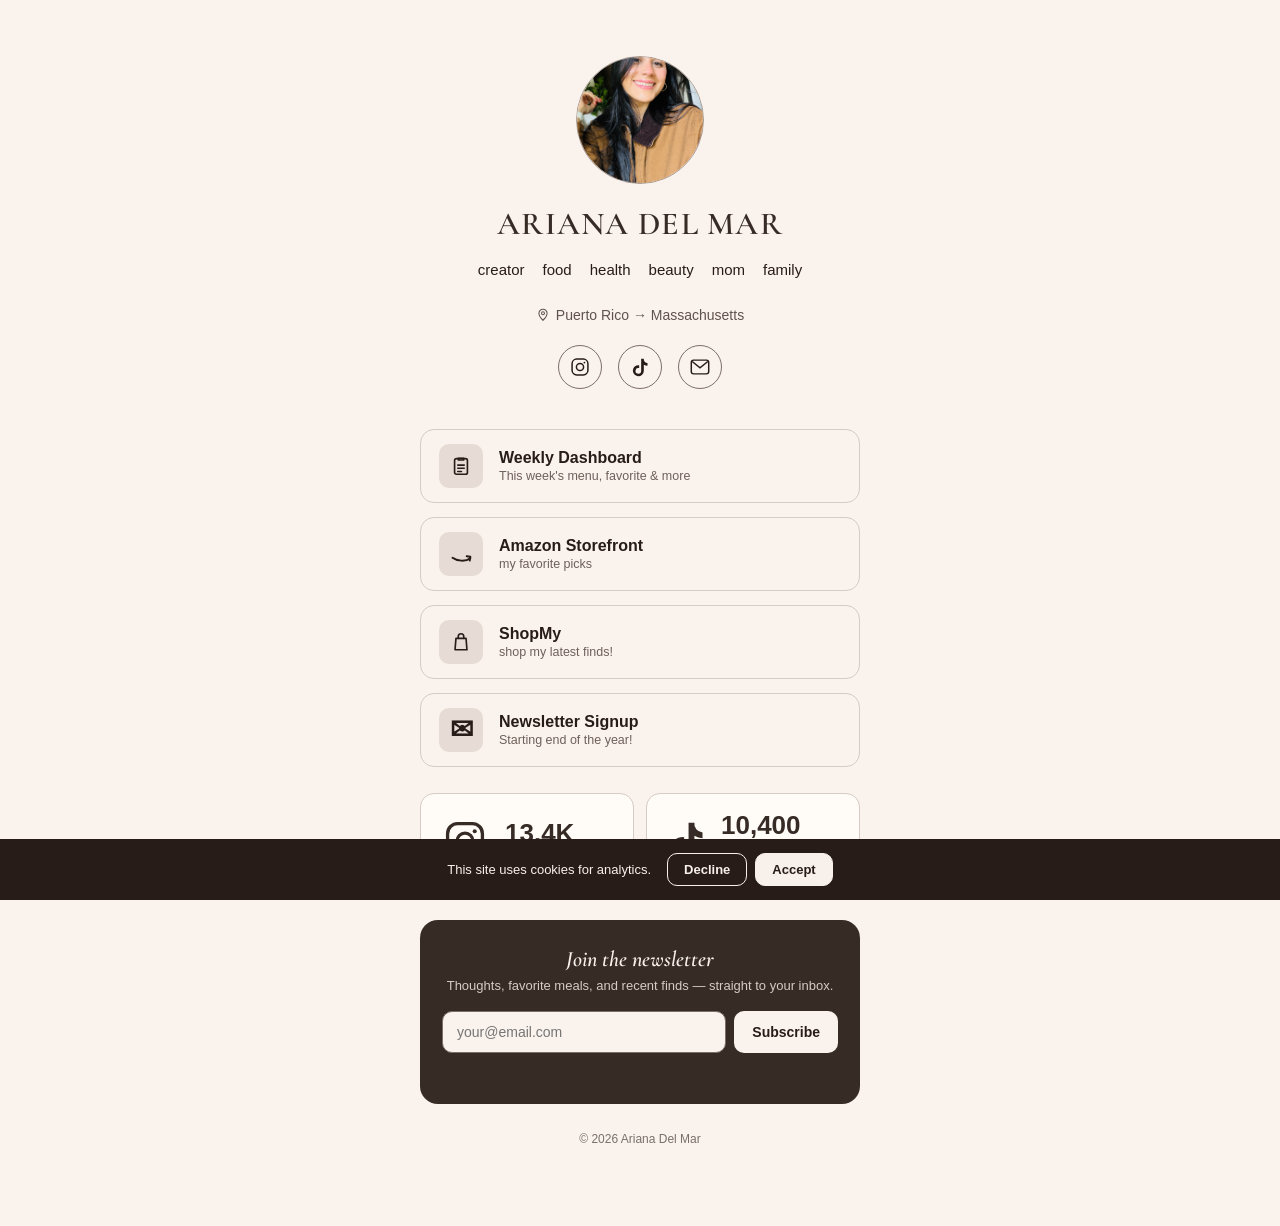
<file: index.html>
<!DOCTYPE html>
<html lang="en">
<head>
<meta charset="utf-8">
<meta name="viewport" content="width=device-width, initial-scale=1">
<title>Ariana Del Mar</title>
<meta name="description" content="Ariana Del Mar — creator, food, health, beauty, mom, family. Links to my favorite picks and current offers.">
<link rel="preconnect" href="https://fonts.googleapis.com">
<link rel="preconnect" href="https://fonts.gstatic.com" crossorigin>
<link href="https://fonts.googleapis.com/css2?family=Cormorant+Garamond:ital,wght@0,500;0,600;1,500;1,600&family=Helvetica+Neue:wght@400;500;700&display=swap" rel="stylesheet">
<link rel="stylesheet" href="assets/style.css">

<!-- Google tag (gtag.js) -->
<script>
  window.dataLayer = window.dataLayer || [];
  function gtag(){dataLayer.push(arguments);}
  // Default: no analytics storage until the visitor accepts (see assets/consent.js).
  gtag('consent', 'default', { 'analytics_storage': 'denied' });
</script>
<script async src="https://www.googletagmanager.com/gtag/js?id=G-CNKJFL7KJE"></script>
<script>
  gtag('js', new Date());
  gtag('config', 'G-CNKJFL7KJE');
</script>
</head>
<body>
<div class="page">
  <div class="container">

    <!-- Photo -->
    <div class="avatar">
      <img src="assets/profile.jpg" alt="Ariana Del Mar">
    </div>

    <!-- Name -->
    <h1 class="name">Ariana Del Mar</h1>

    <!-- Tags -->
    <ul class="tags">
      <li>creator</li>
      <li>food</li>
      <li>health</li>
      <li>beauty</li>
      <li>mom</li>
      <li>family</li>
    </ul>

    <!-- Location -->
    <div class="location">
      <svg width="14" height="14" viewBox="0 0 24 24" fill="none" stroke="oklch(45% 0.02 40)" stroke-width="1.8" aria-hidden="true"><path d="M12 21s7-6.5 7-12a7 7 0 1 0-14 0c0 5.5 7 12 7 12z"></path><circle cx="12" cy="9" r="2.5"></circle></svg>
      <span>Puerto Rico &rarr; Massachusetts</span>
    </div>

    <!-- Socials -->
    <div class="socials">
      <a class="social-btn" href="https://www.instagram.com/arianadelmar24" target="_blank" rel="noopener" aria-label="Instagram">
        <svg width="20" height="20" viewBox="0 0 24 24" fill="none" stroke="oklch(24% 0.02 40)" stroke-width="1.8" aria-hidden="true"><rect x="2.5" y="2.5" width="19" height="19" rx="5.5"/><circle cx="12" cy="12" r="4.3"/><circle cx="17.3" cy="6.7" r="1.1" fill="oklch(24% 0.02 40)" stroke="none"/></svg>
      </a>
      <a class="social-btn" href="https://www.tiktok.com/@arianaadelmar" target="_blank" rel="noopener" aria-label="TikTok">
        <svg width="20" height="20" viewBox="0 0 24 24" fill="oklch(24% 0.02 40)" aria-hidden="true"><path d="M16.6 2h-3.2v14.6a3.4 3.4 0 1 1-2.4-3.26V9.9a6.6 6.6 0 1 0 5.6 6.5V9.2a7.9 7.9 0 0 0 4.4 1.34V7.3A4.6 4.6 0 0 1 16.6 2z"/></svg>
      </a>
      <a class="social-btn" href="mailto:hello@arimar.me" aria-label="Email">
        <svg width="22" height="22" viewBox="0 0 24 24" fill="none" stroke="oklch(24% 0.02 40)" stroke-width="1.6" aria-hidden="true"><rect x="2.5" y="4.5" width="19" height="15" rx="2.5"/><path d="M3.5 6l8.5 7 8.5-7"/></svg>
      </a>
    </div>

    <!-- Links -->
    <ul class="links">

      <!--
        Active Promotion — currently no live promo, so this row is omitted.
        To turn it on: uncomment the <li> below, replace href="#" with the
        real promo URL, and swap the subtitle copy for the real promo text.

      <li>
        <a class="link-row is-promo" href="#" target="_self">
          <span class="link-icon">&#9733;</span>
          <span class="link-text">
            <span class="link-title">Active Promotion</span>
            <span class="link-subtitle">stub — link to current promo</span>
          </span>
        </a>
      </li>
      -->

      <li>
        <a class="link-row" href="dashboard.html" target="_self">
          <span class="link-icon">
            <svg width="22" height="22" viewBox="0 0 24 24" fill="none" stroke="currentColor" stroke-width="1.8" stroke-linecap="round" stroke-linejoin="round" aria-hidden="true">
              <rect x="5" y="4" width="14" height="17" rx="2"></rect>
              <path d="M9 3.5h6v2H9z"></path>
              <path d="M8.5 11h7M8.5 14.5h7M8.5 18h4"></path>
            </svg>
          </span>
          <span class="link-text">
            <span class="link-title">Weekly Dashboard</span>
            <span class="link-subtitle">This week's menu, favorite &amp; more</span>
          </span>
        </a>
      </li>

      <li>
        <a class="link-row" href="https://a.co/d/09SaV4Wx" target="_blank" rel="noopener">
          <span class="link-icon">
            <svg width="24" height="24" viewBox="0 0 24 24" fill="none" stroke="currentColor" stroke-width="2" stroke-linecap="round" stroke-linejoin="round" aria-hidden="true">
              <path d="M3.5 15.8c4.3 3.3 13.2 4.1 17.8.4"></path>
              <path d="M17.7 14.2l3.6.6-.6 3.7"></path>
            </svg>
          </span>
          <span class="link-text">
            <span class="link-title">Amazon Storefront</span>
            <span class="link-subtitle">my favorite picks</span>
          </span>
        </a>
      </li>

      <li>
        <a class="link-row" href="https://shopmy.us/shop/arianadelmar?Section_id=2299778&amp;tab=collections" target="_blank" rel="noopener">
          <span class="link-icon">
            <svg width="22" height="22" viewBox="0 0 24 24" fill="none" stroke="currentColor" stroke-width="1.8" stroke-linecap="round" stroke-linejoin="round" aria-hidden="true">
              <path d="M9 8V6a3 3 0 0 1 6 0v2"></path>
              <path d="M6.5 8h11l1 12.5h-13z"></path>
            </svg>
          </span>
          <span class="link-text">
            <span class="link-title">ShopMy</span>
            <span class="link-subtitle">shop my latest finds!</span>
          </span>
        </a>
      </li>

      <li>
        <a class="link-row" href="#newsletter" target="_self">
          <span class="link-icon icon-glyph-xl">&#9993;</span>
          <span class="link-text">
            <span class="link-title">Newsletter Signup</span>
            <span class="link-subtitle">Starting end of the year!</span>
          </span>
        </a>
      </li>

      <!-- Firmo promo (hidden for now — uncomment to bring back)
      <li>
        <a class="link-row is-promo" href="https://tinyurl.com/55atnjmp" target="_blank" rel="noopener">
          <span class="link-icon icon-glyph-lg">%</span>
          <span class="link-text">
            <span class="link-title">Firmo 50% off frames</span>
            <span class="link-subtitle">Code XPFD50</span>
          </span>
        </a>
      </li>
      -->
    </ul>

    <!-- Follower stats -->
    <div class="stats">
      <div class="stat-card">
        <svg width="30" height="30" viewBox="0 0 24 24" fill="none" stroke="oklch(30% 0.02 40)" stroke-width="1.8" style="width:56px;height:44px" aria-hidden="true"><rect x="2.5" y="2.5" width="19" height="19" rx="5.5"></rect><circle cx="12" cy="12" r="4.3"></circle><circle cx="17.3" cy="6.7" r="1.1" fill="oklch(30% 0.02 40)" stroke="none"></circle></svg>
        <div class="stat-text">
          <span class="stat-count">13.4K</span>
          <span class="stat-label">Instagram followers</span>
        </div>
      </div>
      <div class="stat-card">
        <svg width="28" height="28" viewBox="0 0 24 24" fill="oklch(30% 0.02 40)" style="width:46px;height:44px" aria-hidden="true"><path d="M16.6 2h-3.2v14.6a3.4 3.4 0 1 1-2.4-3.26V9.9a6.6 6.6 0 1 0 5.6 6.5V9.2a7.9 7.9 0 0 0 4.4 1.34V7.3A4.6 4.6 0 0 1 16.6 2z"></path></svg>
        <div class="stat-text">
          <span class="stat-count">10,400</span>
          <span class="stat-label">TikTok followers</span>
          <span class="stat-likes">&hearts; 157.3K likes</span>
        </div>
      </div>
    </div>

    <!-- Newsletter -->
    <div id="newsletter" class="newsletter">
      <h2 class="newsletter-heading">Join the newsletter</h2>
      <div class="newsletter-sub">Thoughts, favorite meals, and recent finds — straight to your inbox.</div>
      <form id="newsletter-form" class="newsletter-form" action="https://formspree.io/f/xppzvbkq" method="POST" target="_blank">
        <label class="visually-hidden" for="newsletter-email">Email address</label>
        <input class="newsletter-input" id="newsletter-email" type="email" name="email" required placeholder="your@email.com">
        <button class="newsletter-submit" type="submit">Subscribe</button>
      </form>
      <div id="newsletter-status" class="newsletter-status" role="status" aria-live="polite"></div>
    </div>

    <div class="footer">&copy; 2026 Ariana Del Mar</div>

  </div>
</div>

<div id="consent-banner" class="consent-banner" role="dialog" aria-label="Cookie consent" hidden>
  <span class="consent-text">This site uses cookies for analytics.</span>
  <div class="consent-actions">
    <button id="consent-decline" class="consent-btn consent-decline" type="button">Decline</button>
    <button id="consent-accept" class="consent-btn consent-accept" type="button">Accept</button>
  </div>
</div>
<script src="assets/consent.js"></script>
<script src="assets/newsletter.js"></script>
</body>
</html>
</file>
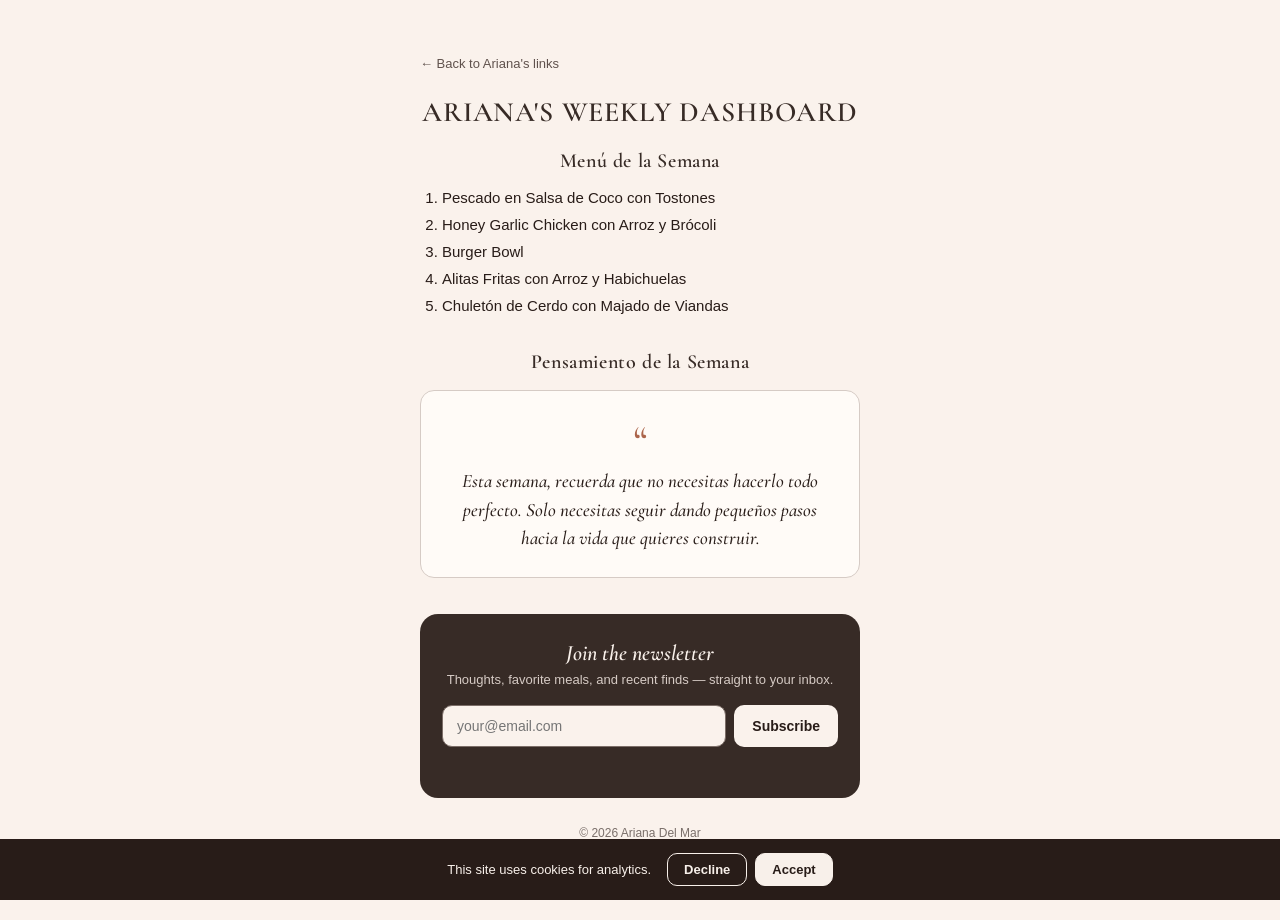
<file: dashboard.html>
<!DOCTYPE html>
<html lang="en">
<head>
<meta charset="utf-8">
<meta name="viewport" content="width=device-width, initial-scale=1">
<title>Ariana's Weekly Dashboard</title>
<meta name="description" content="Ariana's Weekly Dashboard — this week's menu, favorite recipe, and thought of the week.">
<link rel="preconnect" href="https://fonts.googleapis.com">
<link rel="preconnect" href="https://fonts.gstatic.com" crossorigin>
<link href="https://fonts.googleapis.com/css2?family=Cormorant+Garamond:ital,wght@0,500;0,600;1,500;1,600&family=Helvetica+Neue:wght@400;500;700&display=swap" rel="stylesheet">
<link rel="stylesheet" href="assets/style.css">

<!-- Google tag (gtag.js) -->
<script>
  window.dataLayer = window.dataLayer || [];
  function gtag(){dataLayer.push(arguments);}
  // Default: no analytics storage until the visitor accepts (see assets/consent.js).
  gtag('consent', 'default', { 'analytics_storage': 'denied' });
</script>
<script async src="https://www.googletagmanager.com/gtag/js?id=G-CNKJFL7KJE"></script>
<script>
  gtag('js', new Date());
  gtag('config', 'G-CNKJFL7KJE');
</script>
</head>
<body>
<div class="page">
  <div class="container">

    <a class="back-link" href="index.html">&larr; Back to Ariana's links</a>

    <h1 class="dashboard-title">Ariana's Weekly Dashboard</h1>

    <!-- Menu de la semana -->
    <div class="dashboard-section">
      <h2 class="section-heading">Menú de la Semana</h2>
      <ol class="menu-list">
        <li>Pescado en Salsa de Coco con Tostones</li>
        <li>Honey Garlic Chicken con Arroz y Brócoli</li>
        <li>Burger Bowl</li>
        <li>Alitas Fritas con Arroz y Habichuelas</li>
        <li>Chuletón de Cerdo con Majado de Viandas</li>
      </ol>
    </div>

    <!-- Mi favorito de la semana (hidden for now — uncomment to bring back)
    <div class="dashboard-section">
      <h2 class="section-heading">Mi Favorito de la Semana Pasada</h2>
      <div class="favorite-card">
        <div class="favorite-image">
          <img src="assets/favorite-week.webp" alt="Sheet Pan Nachos">
        </div>
        <div class="favorite-text">
          <span class="favorite-title">Sheet Pan Nachos</span>
          <span class="favorite-stars" aria-label="4.5 out of 5 stars">
            <span aria-hidden="true">&#9733;&#9733;&#9733;&#9733;</span><span class="star-half" aria-hidden="true"><span class="star-half-bg">&#9734;</span><span class="star-half-fg">&#9733;</span></span>
          </span>
        </div>
      </div>
    </div>
    -->

    <!-- Pensamiento de la semana -->
    <div class="dashboard-section">
      <h2 class="section-heading">Pensamiento de la Semana</h2>
      <div class="thought-card">
        <span class="thought-mark" aria-hidden="true">&#8220;</span>
        <p class="thought-text">Esta semana, recuerda que no necesitas hacerlo todo perfecto. Solo necesitas seguir dando pequeños pasos hacia la vida que quieres construir.</p>
      </div>
    </div>

    <!-- Newsletter -->
    <div id="newsletter" class="newsletter dashboard-section">
      <h2 class="newsletter-heading">Join the newsletter</h2>
      <div class="newsletter-sub">Thoughts, favorite meals, and recent finds — straight to your inbox.</div>
      <form id="newsletter-form" class="newsletter-form" action="https://formspree.io/f/xppzvbkq" method="POST" target="_blank">
        <label class="visually-hidden" for="newsletter-email">Email address</label>
        <input class="newsletter-input" id="newsletter-email" type="email" name="email" required placeholder="your@email.com">
        <button class="newsletter-submit" type="submit">Subscribe</button>
      </form>
      <div id="newsletter-status" class="newsletter-status" role="status" aria-live="polite"></div>
    </div>

    <div class="footer">&copy; 2026 Ariana Del Mar</div>

  </div>
</div>

<div id="consent-banner" class="consent-banner" role="dialog" aria-label="Cookie consent" hidden>
  <span class="consent-text">This site uses cookies for analytics.</span>
  <div class="consent-actions">
    <button id="consent-decline" class="consent-btn consent-decline" type="button">Decline</button>
    <button id="consent-accept" class="consent-btn consent-accept" type="button">Accept</button>
  </div>
</div>
<script src="assets/consent.js"></script>
<script src="assets/newsletter.js"></script>
</body>
</html>
</file>
<file: assets/style.css>
:root {
  --bg: oklch(96.5% 0.012 60);
  --card-bg: oklch(96.5% 0.012 60);
  --stat-card-bg: oklch(99% 0.008 60);
  --ink: oklch(24% 0.02 40);
  --heading-ink: oklch(30% 0.02 40);
  --muted-45: oklch(45% 0.02 40);
  --muted-50: oklch(50% 0.02 45);
  --muted-55: oklch(55% 0.02 45);
  --muted-55b: oklch(55% 0.015 45);
  --border: oklch(85% 0.015 55);
  --border-strong: oklch(70% 0.02 50);
  --border-social: oklch(55% 0.02 40);
  --icon-chip-bg: oklch(90% 0.015 55);

  --accent: oklch(58% 0.1 40);       /* default: terracotta. alternates: green oklch(58% 0.1 145), blue oklch(58% 0.1 250), magenta oklch(58% 0.1 320) */
  --accent-soft: oklch(90% 0.03 40);
  --accent-sub: oklch(38% 0.03 40);

  --newsletter-bg: oklch(30% 0.02 40);
  --newsletter-ink: oklch(96% 0.012 60);
  --newsletter-muted: oklch(85% 0.015 55);
  --newsletter-input-border: oklch(55% 0.02 45);

  --radius-sm: 10px;
  --radius-md: 14px;
  --radius-lg: 18px;
}

* { box-sizing: border-box; }

body {
  margin: 0;
  -webkit-font-smoothing: antialiased;
  background: var(--bg);
  color: var(--ink);
  font-family: 'Helvetica Neue', Helvetica, Arial, sans-serif;
}

::selection { background: oklch(80% 0.06 45); }

a { color: inherit; text-decoration: none; }
a:hover { opacity: 0.75; }

.page {
  min-height: 100vh;
  width: 100%;
  display: flex;
  justify-content: center;
  padding: 56px 20px 80px;
}

.container {
  width: 100%;
  max-width: 440px;
  display: flex;
  flex-direction: column;
  align-items: center;
}

/* Photo */
.avatar {
  width: 128px;
  height: 128px;
  border-radius: 50%;
  overflow: hidden;
  border: 1px solid var(--border-strong);
  margin-bottom: 20px;
}
.avatar img {
  width: 100%;
  height: 100%;
  object-fit: cover;
  display: block;
}

/* Name */
.name {
  font-family: 'Cormorant Garamond', serif;
  font-weight: 600;
  font-size: 32px;
  letter-spacing: 0.04em;
  text-transform: uppercase;
  color: var(--heading-ink);
  margin: 0;
  text-align: center;
}

/* Tags */
.tags {
  display: flex;
  flex-wrap: wrap;
  justify-content: center;
  gap: 10px 18px;
  margin-top: 18px;
  font-size: 15px;
  list-style: none;
  padding: 0;
}

/* Location */
.location {
  display: flex;
  align-items: center;
  gap: 6px;
  margin-top: 14px;
  font-size: 14px;
  color: var(--muted-45);
}

/* Socials */
.socials {
  display: flex;
  gap: 16px;
  margin-top: 22px;
  align-items: center;
}
.social-btn {
  width: 44px;
  height: 44px;
  border-radius: 50%;
  border: 1px solid var(--border-social);
  display: flex;
  align-items: center;
  justify-content: center;
}

/* Links list */
.links {
  display: flex;
  flex-direction: column;
  gap: 14px;
  width: 100%;
  margin-top: 40px;
  list-style: none;
  padding: 0;
}
.link-row {
  display: flex;
  align-items: center;
  gap: 16px;
  width: 100%;
  padding: 14px 18px;
  border-radius: var(--radius-md);
  background: var(--card-bg);
  border: 1px solid var(--border);
}
.link-row.is-promo {
  background: var(--accent-soft);
  border-color: var(--accent);
}
.link-icon {
  width: 44px;
  height: 44px;
  min-width: 44px;
  border-radius: var(--radius-sm);
  background: var(--icon-chip-bg);
  display: flex;
  align-items: center;
  justify-content: center;
  font-family: 'Cormorant Garamond', serif;
  font-weight: 600;
  font-size: 18px;
  color: var(--ink);
}
.link-row.is-promo .link-icon {
  background: var(--accent);
  color: var(--bg);
}
.icon-glyph-lg {
  font-size: 24px;
}
.icon-glyph-xl {
  font-size: 28px;
}
.link-text {
  display: flex;
  flex-direction: column;
  gap: 2px;
  flex: 1;
  min-width: 0;
}
.link-title {
  font-size: 16px;
  font-weight: 700;
  color: var(--ink);
}
.link-subtitle {
  font-size: 12.5px;
  color: var(--muted-50);
}
.link-row.is-promo .link-subtitle {
  color: var(--accent-sub);
}

/* Follower stats */
.stats {
  display: flex;
  gap: 12px;
  width: 100%;
  margin-top: 10px;
}
.stat-card {
  flex: 1;
  display: flex;
  align-items: center;
  gap: 12px;
  padding: 16px;
  border-radius: var(--radius-md);
  background: var(--stat-card-bg);
  border: 1px solid var(--border);
}
.stat-card svg { flex-shrink: 0; }
.stat-text {
  display: flex;
  flex-direction: column;
  gap: 2px;
}
.stat-count {
  font-weight: 700;
  font-size: 26px;
  color: var(--heading-ink);
}
.stat-label {
  font-size: 11.5px;
  letter-spacing: 0.03em;
  color: var(--muted-50);
}
.stat-likes {
  font-size: 11px;
  color: var(--muted-55);
  margin-top: 2px;
}

/* Newsletter */
.newsletter {
  width: 100%;
  margin-top: 32px;
  padding: 26px 22px;
  border-radius: var(--radius-lg);
  background: var(--newsletter-bg);
  color: var(--newsletter-ink);
}
.newsletter-heading {
  font-family: 'Cormorant Garamond', serif;
  font-style: italic;
  font-weight: 600;
  font-size: 22px;
  text-align: center;
  margin: 0;
}
.newsletter-sub {
  font-size: 13px;
  text-align: center;
  margin-top: 6px;
  color: var(--newsletter-muted);
}
.newsletter-form {
  display: flex;
  gap: 8px;
  margin-top: 18px;
}
.visually-hidden {
  position: absolute;
  width: 1px;
  height: 1px;
  padding: 0;
  margin: -1px;
  overflow: hidden;
  clip: rect(0, 0, 0, 0);
  white-space: nowrap;
  border: 0;
}
.newsletter-input {
  flex: 1;
  min-width: 0;
  padding: 12px 14px;
  border-radius: var(--radius-sm);
  border: 1px solid var(--newsletter-input-border);
  background: var(--bg);
  color: var(--ink);
  font-size: 14px;
  font-family: inherit;
}
.newsletter-submit {
  padding: 12px 18px;
  border-radius: var(--radius-sm);
  border: none;
  background: var(--bg);
  color: var(--ink);
  font-weight: 700;
  font-size: 14px;
  cursor: pointer;
  white-space: nowrap;
  font-family: inherit;
}
.newsletter-submit:disabled {
  opacity: 0.6;
  cursor: default;
}
.newsletter-status {
  margin-top: 12px;
  font-size: 13px;
  text-align: center;
  min-height: 1em;
}
.newsletter-status[data-state="success"] { color: oklch(85% 0.1 145); }
.newsletter-status[data-state="error"] { color: oklch(85% 0.1 30); }

/* Footer */
.footer {
  margin-top: 28px;
  font-size: 12px;
  color: var(--muted-55b);
}

/* Cookie consent banner */
.consent-banner[hidden] {
  display: none;
}
.consent-banner {
  position: fixed;
  left: 0;
  right: 0;
  bottom: 0;
  z-index: 100;
  display: flex;
  flex-wrap: wrap;
  align-items: center;
  justify-content: center;
  gap: 12px 16px;
  padding: 14px 20px;
  background: oklch(24% 0.02 40);
  color: oklch(96% 0.012 60);
  font-size: 13px;
}
.consent-text {
  max-width: 320px;
}
.consent-actions {
  display: flex;
  gap: 8px;
  flex-shrink: 0;
}
.consent-btn {
  padding: 8px 16px;
  border-radius: var(--radius-sm);
  font-size: 13px;
  font-weight: 700;
  font-family: inherit;
  cursor: pointer;
  border: 1px solid oklch(96% 0.012 60);
}
.consent-accept {
  background: oklch(96% 0.012 60);
  color: oklch(24% 0.02 40);
}
.consent-decline {
  background: transparent;
  color: oklch(96% 0.012 60);
}

/* Weekly dashboard page */
.back-link {
  align-self: flex-start;
  font-size: 13px;
  color: var(--muted-45);
  margin-bottom: 24px;
}

.dashboard-title {
  font-family: 'Cormorant Garamond', serif;
  font-weight: 600;
  font-size: 28px;
  letter-spacing: 0.03em;
  text-transform: uppercase;
  color: var(--heading-ink);
  margin: 0 0 8px;
  text-align: center;
}

.dashboard-section {
  width: 100%;
  margin-top: 36px;
}
.dashboard-section:first-of-type {
  margin-top: 12px;
}

.section-heading {
  font-family: 'Cormorant Garamond', serif;
  font-weight: 600;
  font-size: 20px;
  text-align: center;
  letter-spacing: 0.03em;
  margin: 0 0 16px;
  color: var(--heading-ink);
}
.menu-list {
  margin: 0;
  padding-left: 22px;
  display: flex;
  flex-direction: column;
  gap: 10px;
  font-size: 15px;
}

.favorite-card {
  display: flex;
  align-items: center;
  gap: 16px;
  width: 100%;
  padding: 14px;
  border-radius: var(--radius-md);
  background: var(--stat-card-bg);
  border: 1px solid var(--border);
}
.favorite-image {
  width: 88px;
  height: 88px;
  min-width: 88px;
  border-radius: var(--radius-sm);
  background: var(--icon-chip-bg);
  display: flex;
  align-items: center;
  justify-content: center;
  overflow: hidden;
  color: var(--muted-45);
}
.favorite-image img {
  width: 100%;
  height: 100%;
  object-fit: cover;
  display: block;
}
.favorite-text {
  display: flex;
  flex-direction: column;
  gap: 8px;
  min-width: 0;
}
.favorite-title {
  font-size: 15px;
  font-weight: 700;
  color: var(--ink);
  line-height: 1.35;
}
.favorite-stars {
  font-size: 16px;
  letter-spacing: 2px;
  color: var(--accent);
}
.star-half {
  position: relative;
  display: inline-block;
  width: 1em;
  height: 1em;
  vertical-align: top;
}
.star-half-bg,
.star-half-fg {
  position: absolute;
  top: 0;
  left: 0;
}
.star-half-fg {
  width: 50%;
  overflow: hidden;
  white-space: nowrap;
}

.thought-card {
  width: 100%;
  padding: 28px 26px 24px;
  border-radius: var(--radius-md);
  background: var(--stat-card-bg);
  border: 1px solid var(--border);
  text-align: center;
}
.thought-mark {
  display: block;
  font-family: 'Cormorant Garamond', serif;
  font-size: 44px;
  line-height: 1;
  color: var(--accent);
  margin-bottom: 4px;
}
.thought-text {
  font-family: 'Cormorant Garamond', serif;
  font-style: italic;
  font-weight: 500;
  font-size: 19px;
  line-height: 1.5;
  color: var(--ink);
  margin: 0;
}
</file>
